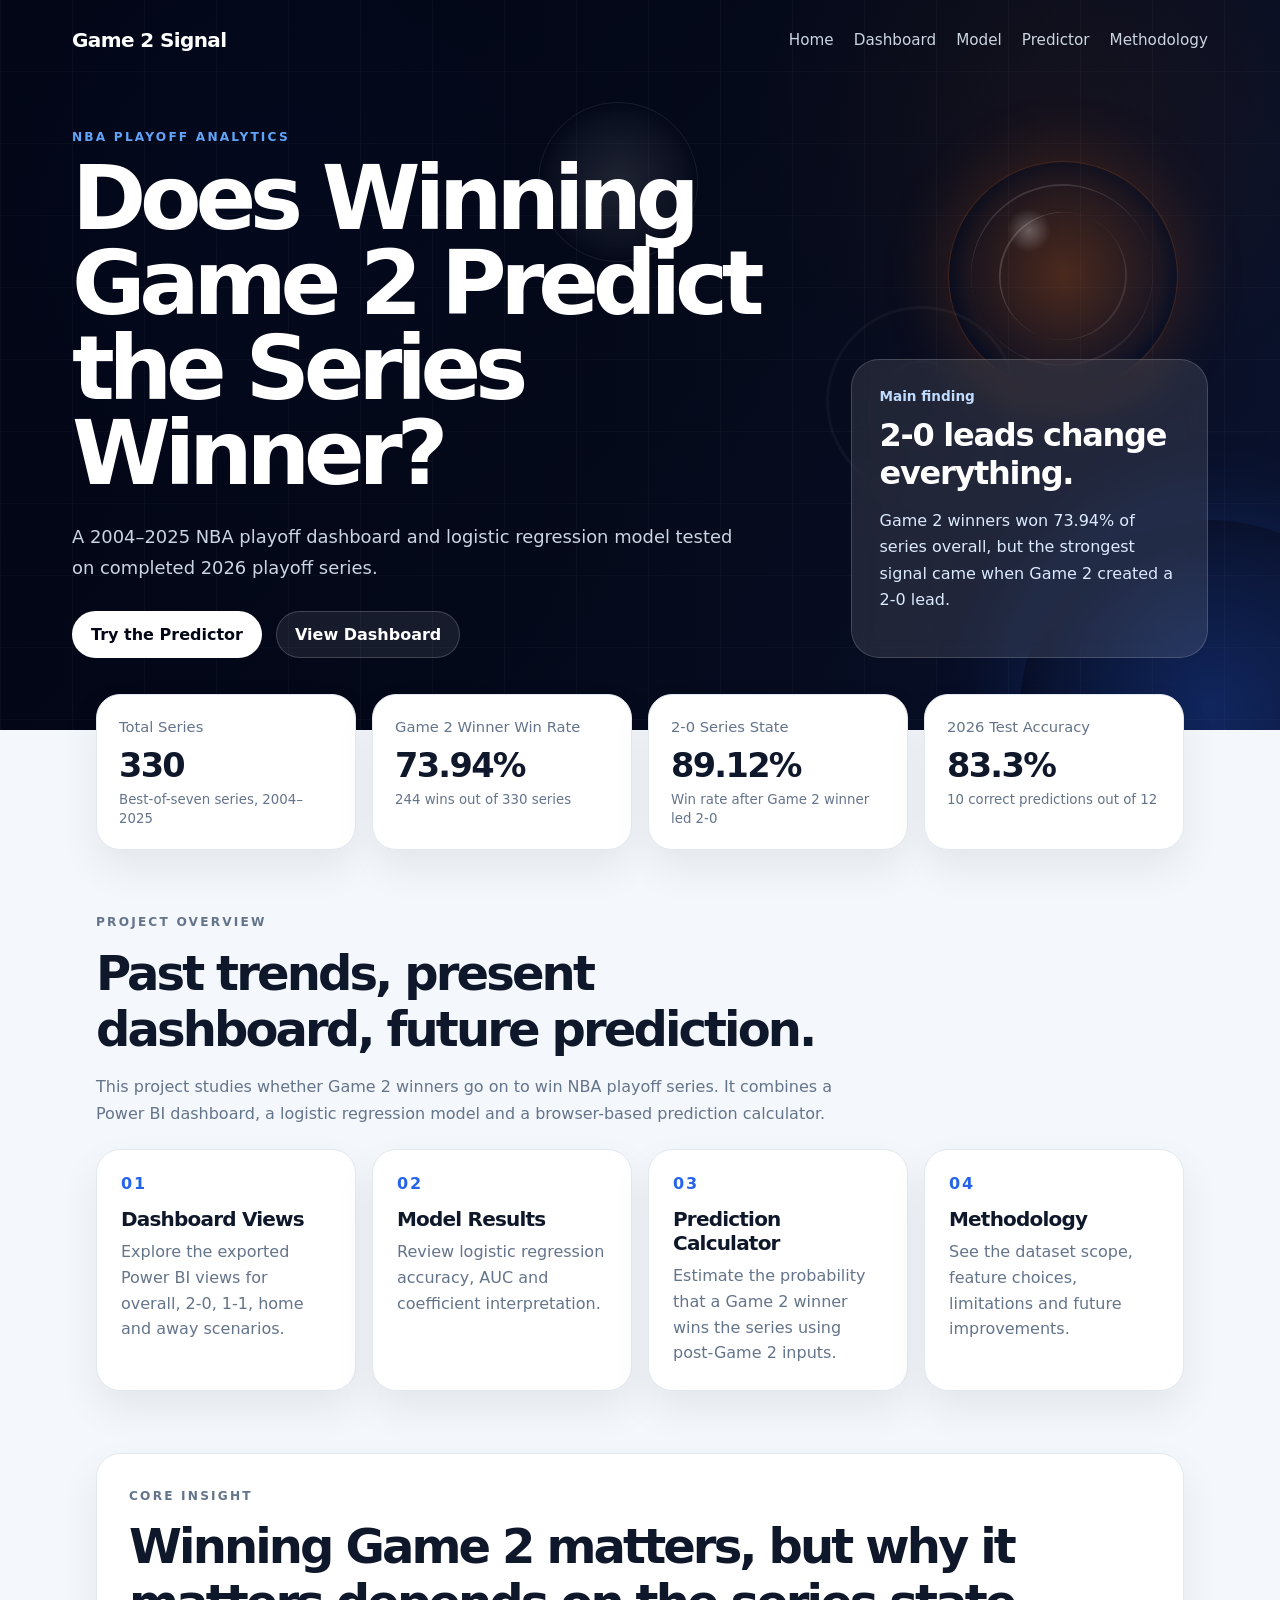
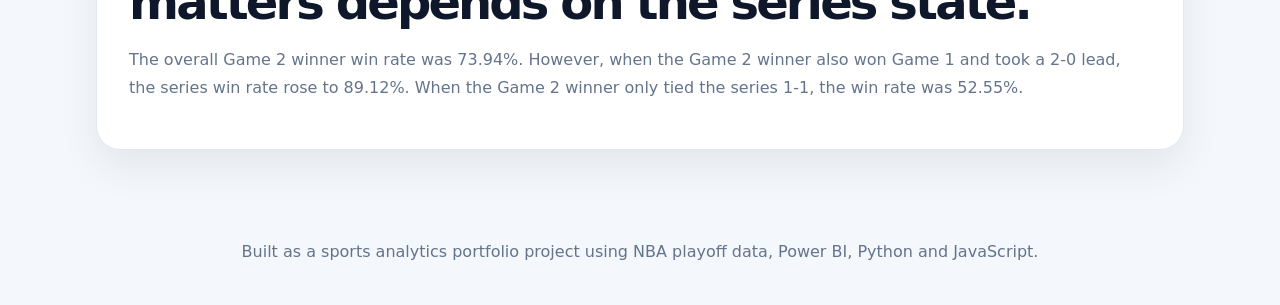
<file: index.html>
<!DOCTYPE html>
<html lang="en"> 
<head>
  <meta charset="UTF-8" />
  <meta name="viewport" content="width=device-width, initial-scale=1.0" />
  <title>Game 2 Signal | NBA Playoff Predictor</title>
  <link rel="stylesheet" href="style.css" />
</head>

<body>
  <header class="hero">
    <div class="bg-orb one"></div>
    <div class="bg-orb two"></div>
    <div class="bg-orb three"></div>

    <nav class="nav">
      <a class="brand" href="index.html">Game 2 Signal</a>
      <button class="nav-toggle" id="nav-toggle" aria-label="Toggle navigation">☰</button>
      <div class="nav-links" id="nav-links">
        <a href="index.html">Home</a>
        <a href="dashboard.html">Dashboard</a>
        <a href="model.html">Model</a>
        <a href="predictor.html">Predictor</a>
        <a href="methodology.html">Methodology</a>
      </div>
    </nav>

    <section class="hero-content">
      <div>
        <p class="eyebrow">NBA Playoff Analytics</p>
        <h1>Does Winning Game 2 Predict the Series Winner?</h1>
        <p class="subtitle">
          A 2004–2025 NBA playoff dashboard and logistic regression model tested on completed 2026 playoff series.
        </p>
        <div class="hero-actions">
          <a class="button primary" href="predictor.html">Try the Predictor</a>
          <a class="button secondary" href="dashboard.html">View Dashboard</a>
        </div>
      </div>

      <div class="hero-card">
        <p class="card-label">Main finding</p>
        <h2>2-0 leads change everything.</h2>
        <p>
          Game 2 winners won 73.94% of series overall, but the strongest signal came when Game 2 created a 2-0 lead.
        </p>
      </div>
    </section>
  </header>

  <main>
    <section class="metrics-section">
      <article class="metric-card">
        <span>Total Series</span>
        <strong>330</strong>
        <small>Best-of-seven series, 2004–2025</small>
      </article>

      <article class="metric-card">
        <span>Game 2 Winner Win Rate</span>
        <strong>73.94%</strong>
        <small>244 wins out of 330 series</small>
      </article>

      <article class="metric-card">
        <span>2-0 Series State</span>
        <strong>89.12%</strong>
        <small>Win rate after Game 2 winner led 2-0</small>
      </article>

      <article class="metric-card">
        <span>2026 Test Accuracy</span>
        <strong>83.3%</strong>
        <small>10 correct predictions out of 12</small>
      </article>
    </section>

    <section class="section">
      <div class="section-heading">
        <p class="eyebrow">Project Overview</p>
        <h2>Past trends, present dashboard, future prediction.</h2>
        <p>
          This project studies whether Game 2 winners go on to win NBA playoff series. It combines a Power BI dashboard,
          a logistic regression model and a browser-based prediction calculator.
        </p>
      </div>

      <div class="feature-grid">
        <a class="feature-card" href="dashboard.html">
          <span>01</span>
          <h3>Dashboard Views</h3>
          <p>Explore the exported Power BI views for overall, 2-0, 1-1, home and away scenarios.</p>
        </a>

        <a class="feature-card" href="model.html">
          <span>02</span>
          <h3>Model Results</h3>
          <p>Review logistic regression accuracy, AUC and coefficient interpretation.</p>
        </a>

        <a class="feature-card" href="predictor.html">
          <span>03</span>
          <h3>Prediction Calculator</h3>
          <p>Estimate the probability that a Game 2 winner wins the series using post-Game 2 inputs.</p>
        </a>

        <a class="feature-card" href="methodology.html">
          <span>04</span>
          <h3>Methodology</h3>
          <p>See the dataset scope, feature choices, limitations and future improvements.</p>
        </a>
      </div>
    </section>

    <section class="section highlight-section">
      <p class="eyebrow">Core Insight</p>
      <h2>Winning Game 2 matters, but why it matters depends on the series state.</h2>
      <p>
        The overall Game 2 winner win rate was 73.94%. However, when the Game 2 winner also won Game 1 and took a 2-0 lead,
        the series win rate rose to 89.12%. When the Game 2 winner only tied the series 1-1, the win rate was 52.55%.
      </p>
    </section>
  </main>

  <footer>
    <p>Built as a sports analytics portfolio project using NBA playoff data, Power BI, Python and JavaScript.</p>
  </footer>

  <script src="site.js"></script>
</body>
</html>
</file>
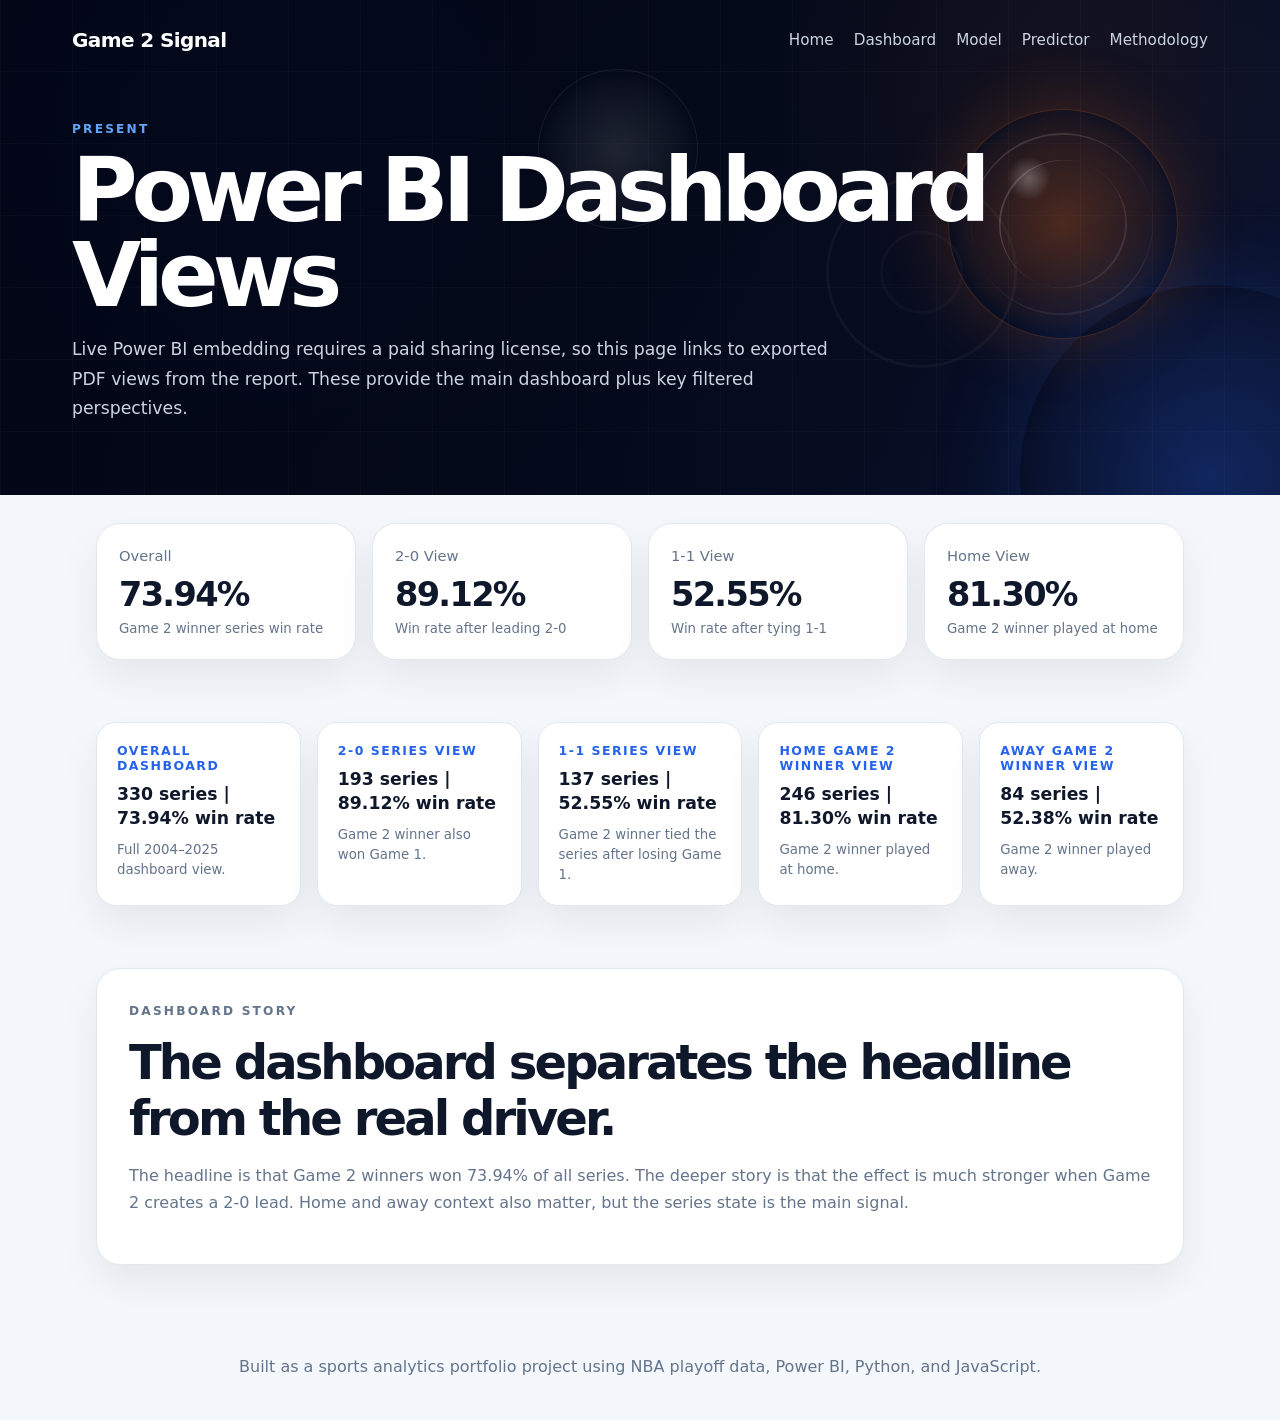
<file: dashboard.html>
<!DOCTYPE html>
<html lang="en">
<head>
  <meta charset="UTF-8" />
  <meta name="viewport" content="width=device-width, initial-scale=1.0" />
  <title>Dashboard | Game 2 Signal</title>
  <link rel="stylesheet" href="style.css" />
</head>

<body>
  <header class="page-header">
    <div class="bg-orb one"></div>
    <div class="bg-orb two"></div>
    <div class="bg-orb three"></div>

    <nav class="nav">
      <a class="brand" href="index.html">Game 2 Signal</a>
      <button class="nav-toggle" id="nav-toggle" aria-label="Toggle navigation">☰</button>
      <div class="nav-links" id="nav-links">
        <a href="index.html">Home</a>
        <a href="dashboard.html">Dashboard</a>
        <a href="model.html">Model</a>
        <a href="predictor.html">Predictor</a>
        <a href="methodology.html">Methodology</a>
      </div>
    </nav>

    <section class="page-title">
      <p class="eyebrow">Present</p>
      <h1>Power BI Dashboard Views</h1>
      <p>
        Live Power BI embedding requires a paid sharing license, so this page links to exported PDF views from the report.
        These provide the main dashboard plus key filtered perspectives.
      </p>
    </section>
  </header>

  <main>
    <section class="metrics-section flat">
      <article class="metric-card">
        <span>Overall</span>
        <strong>73.94%</strong>
        <small>Game 2 winner series win rate</small>
      </article>

      <article class="metric-card">
        <span>2-0 View</span>
        <strong>89.12%</strong>
        <small>Win rate after leading 2-0</small>
      </article>

      <article class="metric-card">
        <span>1-1 View</span>
        <strong>52.55%</strong>
        <small>Win rate after tying 1-1</small>
      </article>

      <article class="metric-card">
        <span>Home View</span>
        <strong>81.30%</strong>
        <small>Game 2 winner played at home</small>
      </article>
    </section>

    <section class="section">
      <div class="dashboard-links">
        <a class="dashboard-link-card" href="dashboard_overall.pdf" target="_blank">
          <span>Overall Dashboard</span>
          <strong>330 series | 73.94% win rate</strong>
          <small>Full 2004–2025 dashboard view.</small>
        </a>

        <a class="dashboard-link-card" href="dashboard_2_0.pdf" target="_blank">
          <span>2-0 Series View</span>
          <strong>193 series | 89.12% win rate</strong>
          <small>Game 2 winner also won Game 1.</small>
        </a>

        <a class="dashboard-link-card" href="dashboard_1_1.pdf" target="_blank">
          <span>1-1 Series View</span>
          <strong>137 series | 52.55% win rate</strong>
          <small>Game 2 winner tied the series after losing Game 1.</small>
        </a>

        <a class="dashboard-link-card" href="dashboard_home.pdf" target="_blank">
          <span>Home Game 2 Winner View</span>
          <strong>246 series | 81.30% win rate</strong>
          <small>Game 2 winner played at home.</small>
        </a>

        <a class="dashboard-link-card" href="dashboard_away.pdf" target="_blank">
          <span>Away Game 2 Winner View</span>
          <strong>84 series | 52.38% win rate</strong>
          <small>Game 2 winner played away.</small>
        </a>
      </div>
    </section>

    <section class="section highlight-section">
      <p class="eyebrow">Dashboard Story</p>
      <h2>The dashboard separates the headline from the real driver.</h2>
      <p>
        The headline is that Game 2 winners won 73.94% of all series. The deeper story is that the effect is much stronger
        when Game 2 creates a 2-0 lead. Home and away context also matter, but the series state is the main signal.
      </p>
    </section>
  </main>

  <footer>
    <p>Built as a sports analytics portfolio project using NBA playoff data, Power BI, Python, and JavaScript.</p>
  </footer>

  <script src="site.js"></script>
</body>
</html>
</file>
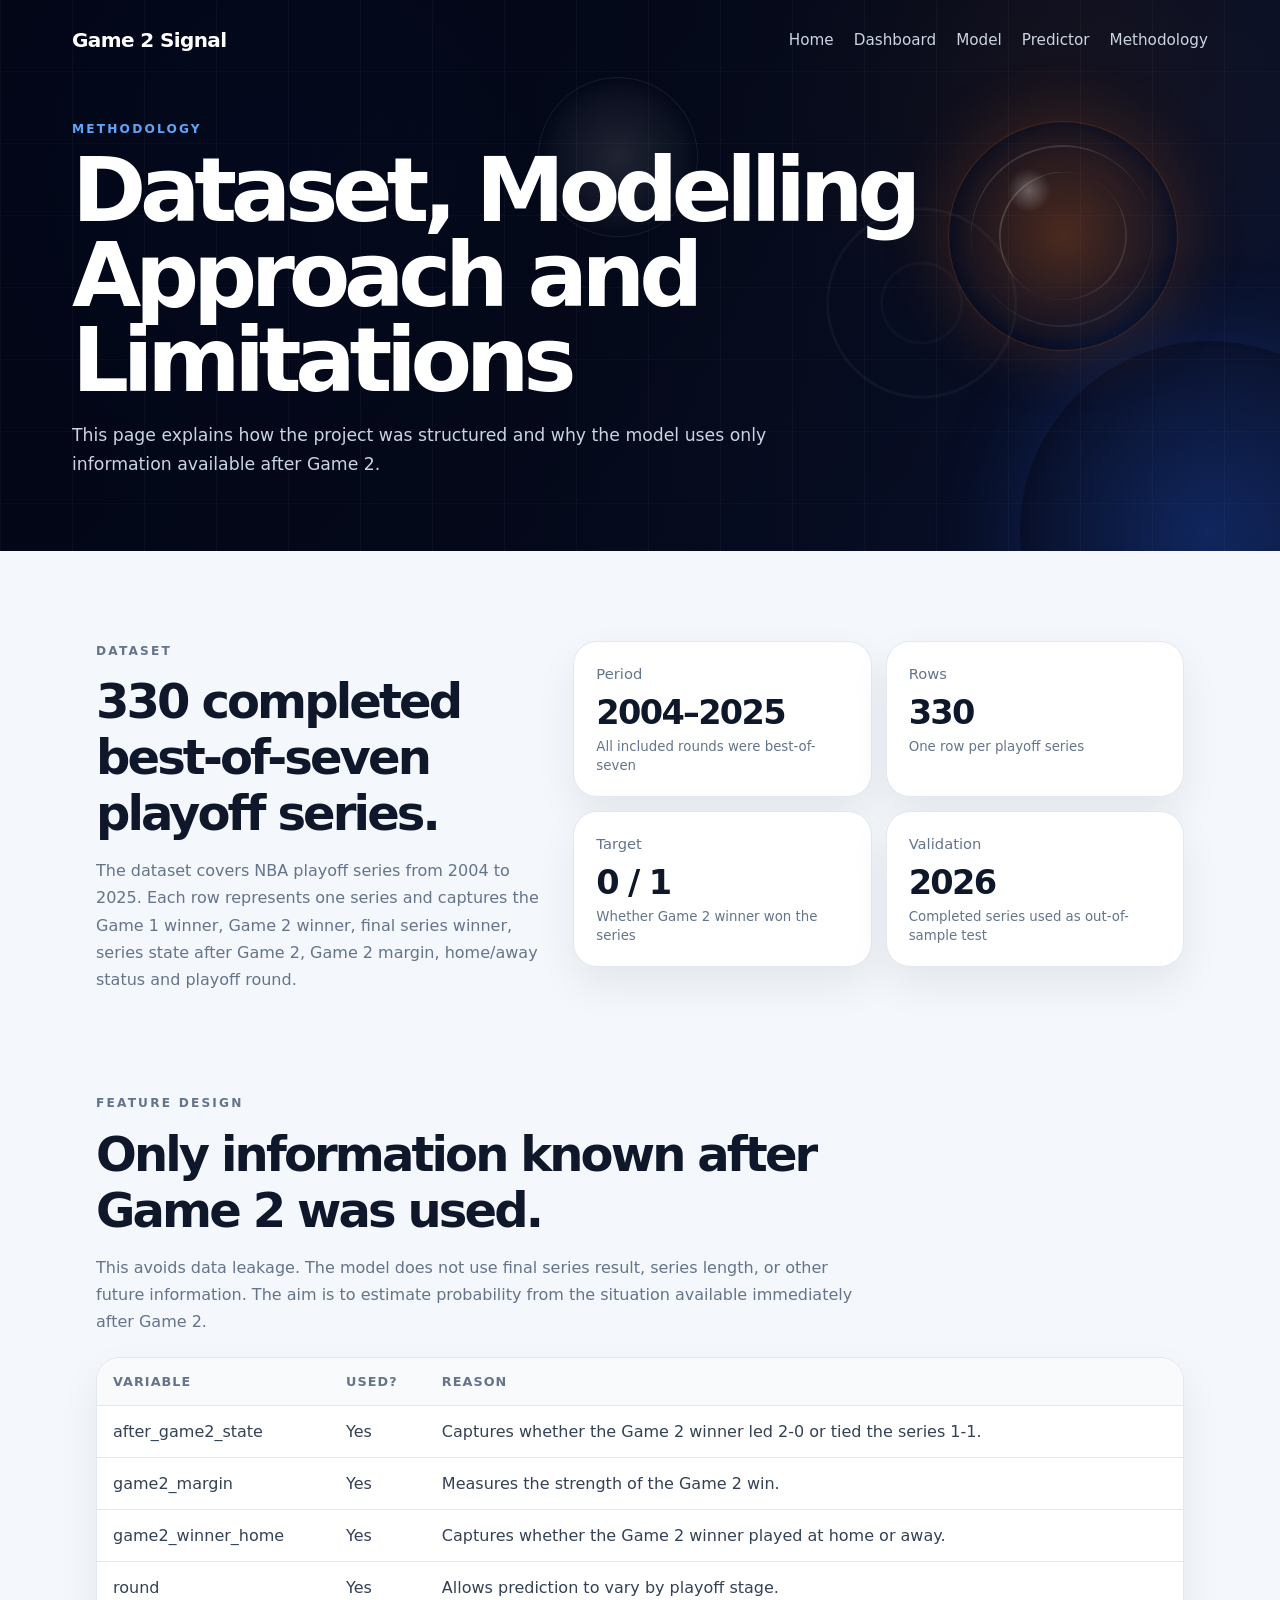
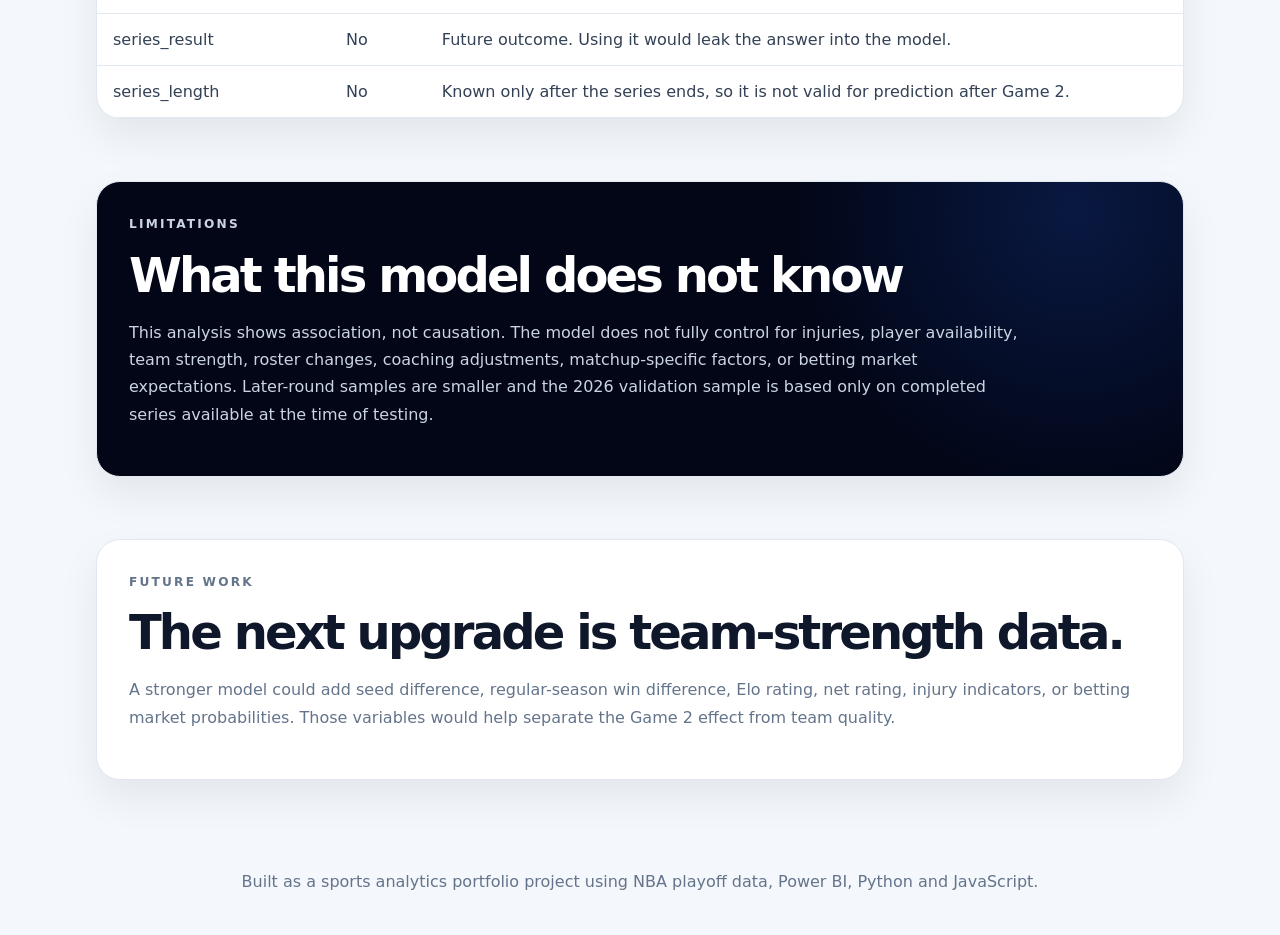
<file: methodology.html>
<!DOCTYPE html>
<html lang="en">
<head>
  <meta charset="UTF-8" />
  <meta name="viewport" content="width=device-width, initial-scale=1.0" />
  <title>Methodology | Game 2 Signal</title>
  <link rel="stylesheet" href="style.css" />
</head>

<body>
  <header class="page-header">
    <div class="bg-orb one"></div>
    <div class="bg-orb two"></div>
    <div class="bg-orb three"></div>

    <nav class="nav">
      <a class="brand" href="index.html">Game 2 Signal</a>
      <button class="nav-toggle" id="nav-toggle" aria-label="Toggle navigation">☰</button>
      <div class="nav-links" id="nav-links">
        <a href="index.html">Home</a>
        <a href="dashboard.html">Dashboard</a>
        <a href="model.html">Model</a>
        <a href="predictor.html">Predictor</a>
        <a href="methodology.html">Methodology</a>
      </div>
    </nav>

    <section class="page-title">
      <p class="eyebrow">Methodology</p>
      <h1>Dataset, Modelling Approach and Limitations</h1>
      <p>
        This page explains how the project was structured and why the model uses only information available after Game 2.
      </p>
    </section>
  </header>

  <main>
    <section class="section split">
      <div class="section-heading compact">
        <p class="eyebrow">Dataset</p>
        <h2>330 completed best-of-seven playoff series.</h2>
        <p>
          The dataset covers NBA playoff series from 2004 to 2025. Each row represents one series and captures the Game 1 winner,
          Game 2 winner, final series winner, series state after Game 2, Game 2 margin, home/away status and playoff round.
        </p>
      </div>

      <div class="model-grid">
        <article class="model-card">
          <span>Period</span>
          <strong>2004–2025</strong>
          <small>All included rounds were best-of-seven</small>
        </article>

        <article class="model-card">
          <span>Rows</span>
          <strong>330</strong>
          <small>One row per playoff series</small>
        </article>

        <article class="model-card">
          <span>Target</span>
          <strong>0 / 1</strong>
          <small>Whether Game 2 winner won the series</small>
        </article>

        <article class="model-card">
          <span>Validation</span>
          <strong>2026</strong>
          <small>Completed series used as out-of-sample test</small>
        </article>
      </div>
    </section>

    <section class="section">
      <div class="section-heading">
        <p class="eyebrow">Feature Design</p>
        <h2>Only information known after Game 2 was used.</h2>
        <p>
          This avoids data leakage. The model does not use final series result, series length, or other future information.
          The aim is to estimate probability from the situation available immediately after Game 2.
        </p>
      </div>

      <div class="table-wrapper">
        <table>
          <thead>
            <tr>
              <th>Variable</th>
              <th>Used?</th>
              <th>Reason</th>
            </tr>
          </thead>

          <tbody>
            <tr>
              <td>after_game2_state</td>
              <td>Yes</td>
              <td>Captures whether the Game 2 winner led 2-0 or tied the series 1-1.</td>
            </tr>

            <tr>
              <td>game2_margin</td>
              <td>Yes</td>
              <td>Measures the strength of the Game 2 win.</td>
            </tr>

            <tr>
              <td>game2_winner_home</td>
              <td>Yes</td>
              <td>Captures whether the Game 2 winner played at home or away.</td>
            </tr>

            <tr>
              <td>round</td>
              <td>Yes</td>
              <td>Allows prediction to vary by playoff stage.</td>
            </tr>

            <tr>
              <td>series_result</td>
              <td>No</td>
              <td>Future outcome. Using it would leak the answer into the model.</td>
            </tr>

            <tr>
              <td>series_length</td>
              <td>No</td>
              <td>Known only after the series ends, so it is not valid for prediction after Game 2.</td>
            </tr>
          </tbody>
        </table>
      </div>
    </section>

    <section class="section limitations">
      <p class="eyebrow">Limitations</p>
      <h2>What this model does not know</h2>
      <p>
        This analysis shows association, not causation. The model does not fully control for injuries, player availability,
        team strength, roster changes, coaching adjustments, matchup-specific factors, or betting market expectations.
        Later-round samples are smaller and the 2026 validation sample is based only on completed series available at the time of testing.
      </p>
    </section>

    <section class="section highlight-section">
      <p class="eyebrow">Future Work</p>
      <h2>The next upgrade is team-strength data.</h2>
      <p>
        A stronger model could add seed difference, regular-season win difference, Elo rating, net rating, injury indicators,
        or betting market probabilities. Those variables would help separate the Game 2 effect from team quality.
      </p>
    </section>
  </main>

  <footer>
    <p>Built as a sports analytics portfolio project using NBA playoff data, Power BI, Python and JavaScript.</p>
  </footer>

  <script src="site.js"></script>
</body>
</html>
</file>
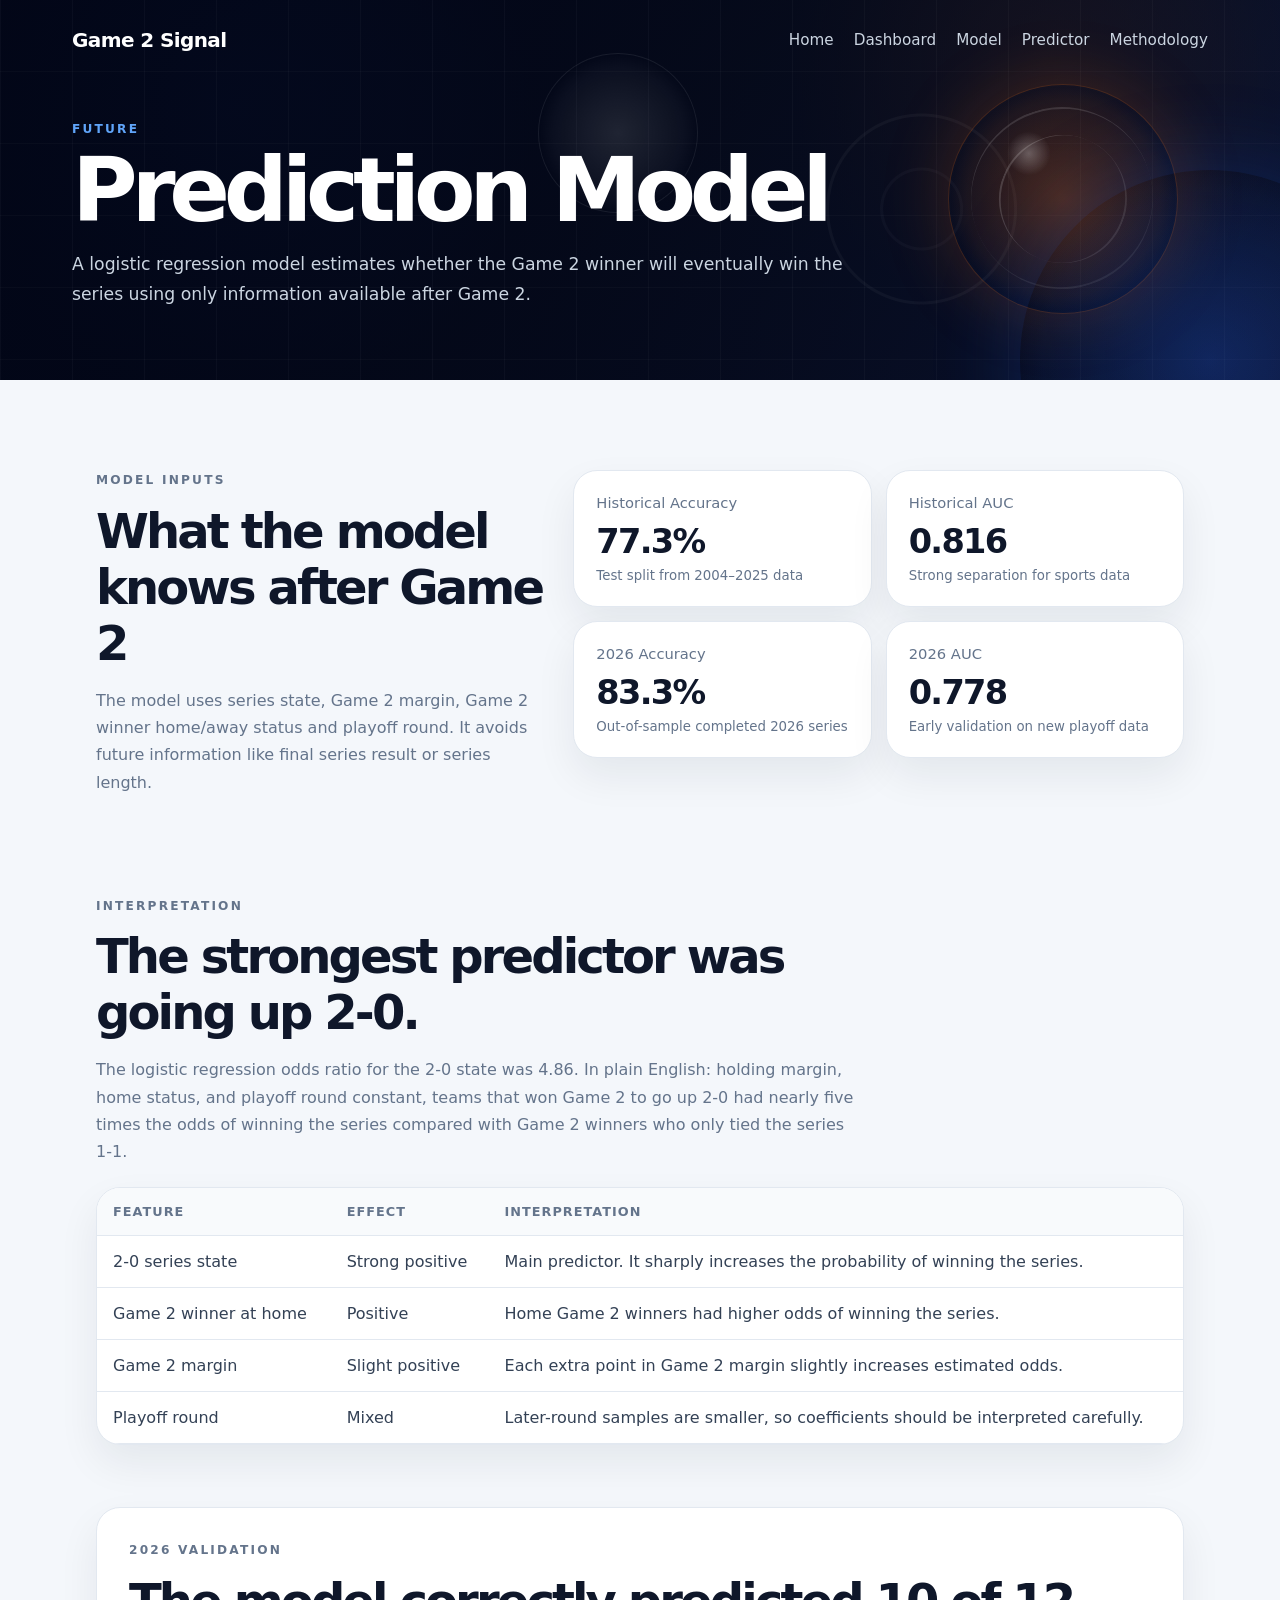
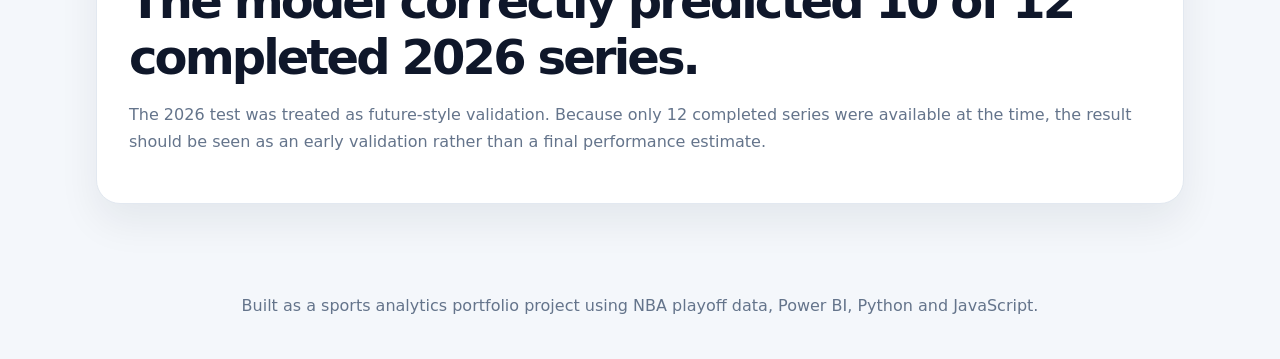
<file: model.html>
<!DOCTYPE html>
<html lang="en">
<head>
  <meta charset="UTF-8" />
  <meta name="viewport" content="width=device-width, initial-scale=1.0" />
  <title>Model | Game 2 Signal</title>
  <link rel="stylesheet" href="style.css" />
</head>

<body>
  <header class="page-header">
    <div class="bg-orb one"></div>
    <div class="bg-orb two"></div>
    <div class="bg-orb three"></div>

    <nav class="nav">
      <a class="brand" href="index.html">Game 2 Signal</a>
      <button class="nav-toggle" id="nav-toggle" aria-label="Toggle navigation">☰</button>
      <div class="nav-links" id="nav-links">
        <a href="index.html">Home</a>
        <a href="dashboard.html">Dashboard</a>
        <a href="model.html">Model</a>
        <a href="predictor.html">Predictor</a>
        <a href="methodology.html">Methodology</a>
      </div>
    </nav>

    <section class="page-title">
      <p class="eyebrow">Future</p>
      <h1>Prediction Model</h1>
      <p>
        A logistic regression model estimates whether the Game 2 winner will eventually win the series using only information
        available after Game 2.
      </p>
    </section>
  </header>

  <main>
    <section class="section split">
      <div class="section-heading compact">
        <p class="eyebrow">Model Inputs</p>
        <h2>What the model knows after Game 2</h2>
        <p>
          The model uses series state, Game 2 margin, Game 2 winner home/away status and playoff round.
          It avoids future information like final series result or series length.
        </p>
      </div>

      <div class="model-grid">
        <article class="model-card">
          <span>Historical Accuracy</span>
          <strong>77.3%</strong>
          <small>Test split from 2004–2025 data</small>
        </article>

        <article class="model-card">
          <span>Historical AUC</span>
          <strong>0.816</strong>
          <small>Strong separation for sports data</small>
        </article>

        <article class="model-card">
          <span>2026 Accuracy</span>
          <strong>83.3%</strong>
          <small>Out-of-sample completed 2026 series</small>
        </article>

        <article class="model-card">
          <span>2026 AUC</span>
          <strong>0.778</strong>
          <small>Early validation on new playoff data</small>
        </article>
      </div>
    </section>

    <section class="section">
      <div class="section-heading">
        <p class="eyebrow">Interpretation</p>
        <h2>The strongest predictor was going up 2-0.</h2>
        <p>
          The logistic regression odds ratio for the 2-0 state was 4.86. In plain English: holding margin, home status,
          and playoff round constant, teams that won Game 2 to go up 2-0 had nearly five times the odds of winning the series
          compared with Game 2 winners who only tied the series 1-1.
        </p>
      </div>

      <div class="table-wrapper">
        <table>
          <thead>
            <tr>
              <th>Feature</th>
              <th>Effect</th>
              <th>Interpretation</th>
            </tr>
          </thead>
          <tbody>
            <tr>
              <td>2-0 series state</td>
              <td>Strong positive</td>
              <td>Main predictor. It sharply increases the probability of winning the series.</td>
            </tr>
            <tr>
              <td>Game 2 winner at home</td>
              <td>Positive</td>
              <td>Home Game 2 winners had higher odds of winning the series.</td>
            </tr>
            <tr>
              <td>Game 2 margin</td>
              <td>Slight positive</td>
              <td>Each extra point in Game 2 margin slightly increases estimated odds.</td>
            </tr>
            <tr>
              <td>Playoff round</td>
              <td>Mixed</td>
              <td>Later-round samples are smaller, so coefficients should be interpreted carefully.</td>
            </tr>
          </tbody>
        </table>
      </div>
    </section>

    <section class="section highlight-section">
      <p class="eyebrow">2026 Validation</p>
      <h2>The model correctly predicted 10 of 12 completed 2026 series.</h2>
      <p>
        The 2026 test was treated as future-style validation. Because only 12 completed series were available at the time,
        the result should be seen as an early validation rather than a final performance estimate.
      </p>
    </section>
  </main>

  <footer>
    <p>Built as a sports analytics portfolio project using NBA playoff data, Power BI, Python and JavaScript.</p>
  </footer>

  <script src="site.js"></script>
</body>
</html>
</file>
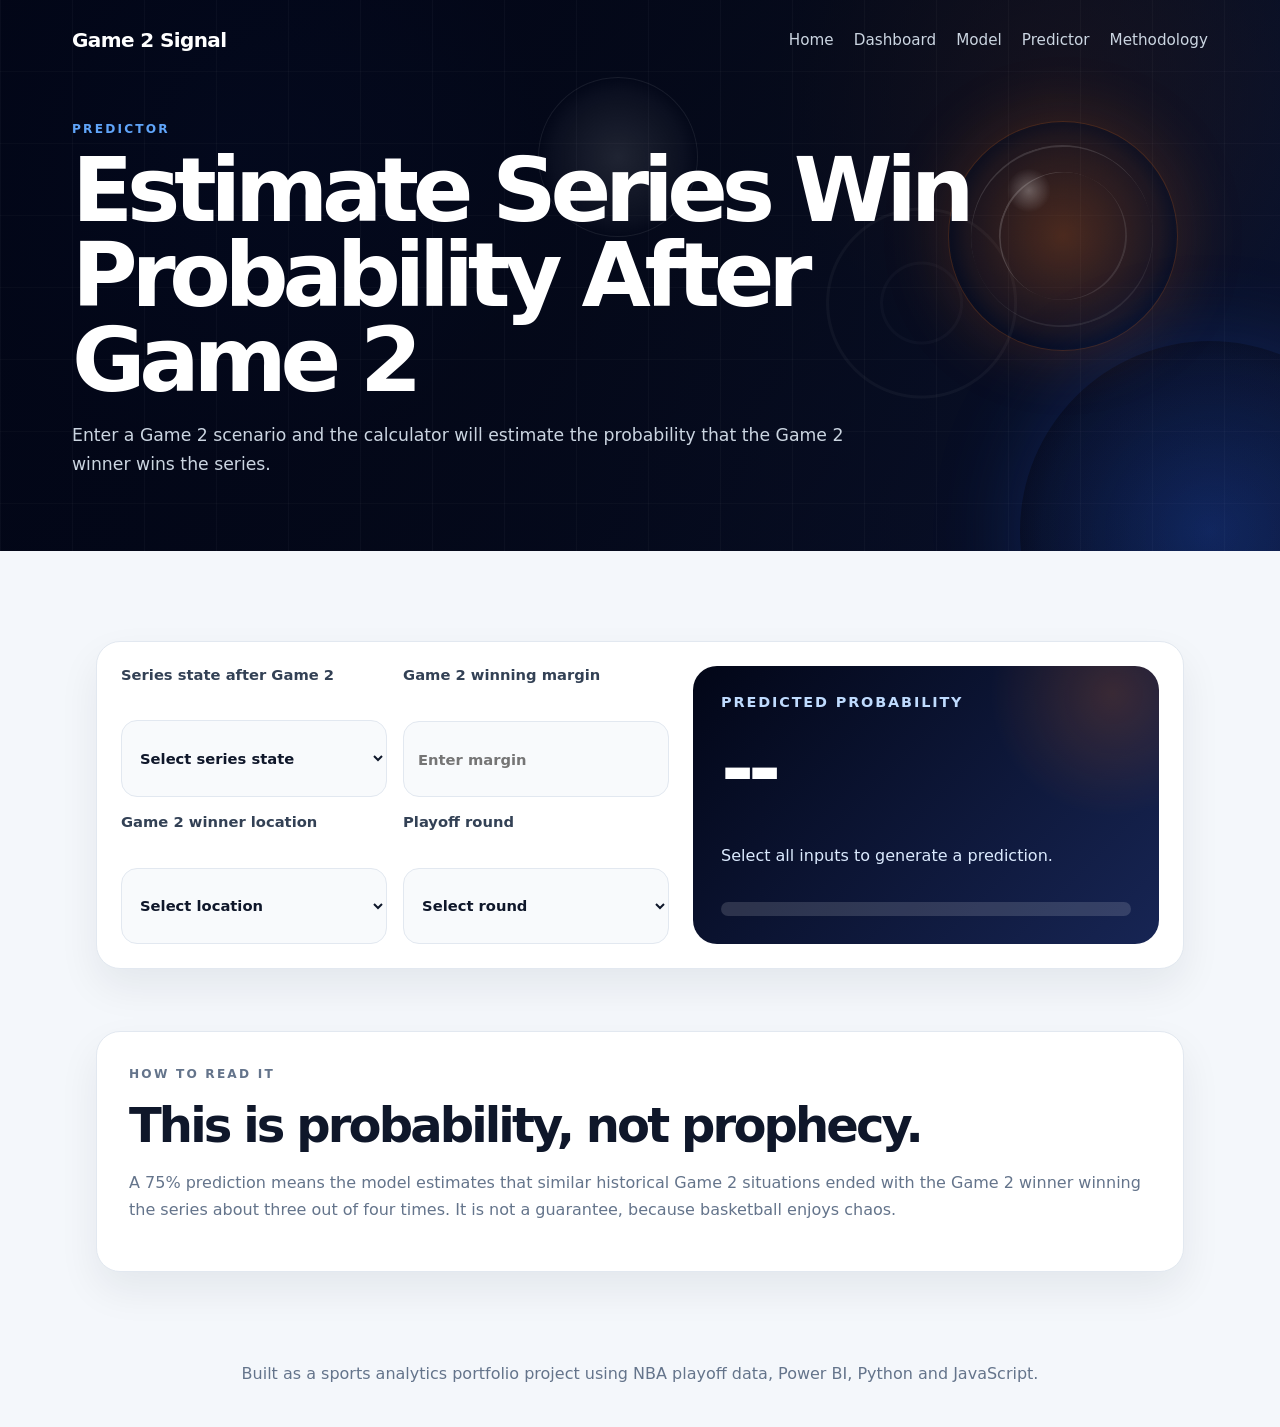
<file: predictor.html>
<!DOCTYPE html>
<html lang="en">
<head>
  <meta charset="UTF-8" />
  <meta name="viewport" content="width=device-width, initial-scale=1.0" />
  <title>Predictor | Game 2 Signal</title>
  <link rel="stylesheet" href="style.css" />
</head>

<body>
  <header class="page-header">
    <div class="bg-orb one"></div>
    <div class="bg-orb two"></div>
    <div class="bg-orb three"></div>

    <nav class="nav">
      <a class="brand" href="index.html">Game 2 Signal</a>
      <button class="nav-toggle" id="nav-toggle" aria-label="Toggle navigation">☰</button>
      <div class="nav-links" id="nav-links">
        <a href="index.html">Home</a>
        <a href="dashboard.html">Dashboard</a>
        <a href="model.html">Model</a>
        <a href="predictor.html">Predictor</a>
        <a href="methodology.html">Methodology</a>
      </div>
    </nav>

    <section class="page-title">
      <p class="eyebrow">Predictor</p>
      <h1>Estimate Series Win Probability After Game 2</h1>
      <p>
        Enter a Game 2 scenario and the calculator will estimate the probability that the Game 2 winner wins the series.
      </p>
    </section>
  </header>

  <main>
    <section class="section predictor-section">
      <div class="predictor-card">
        <form id="predictor-form" class="predictor-form">
          <label>
            Series state after Game 2
            <select id="state">
              <option value="">Select series state</option>
              <option value="2-0">2-0</option>
              <option value="1-1">1-1</option>
            </select>
          </label>

          <label>
            Game 2 winning margin
            <input id="margin" type="number" min="1" max="60" placeholder="Enter margin" />
          </label>

          <label>
            Game 2 winner location
            <select id="location">
              <option value="">Select location</option>
              <option value="Home">Home</option>
              <option value="Away">Away</option>
            </select>
          </label>

          <label>
            Playoff round
            <select id="round">
              <option value="">Select round</option>
              <option value="First Round">First Round</option>
              <option value="Conference Semifinals">Conference Semifinals</option>
              <option value="Eastern Conference Finals">Eastern Conference Finals</option>
              <option value="Western Conference Finals">Western Conference Finals</option>
              <option value="Finals">Finals</option>
            </select>
          </label>
        </form>

        <div class="result-panel">
          <span>Predicted probability</span>
          <strong id="probability">--</strong>
          <p id="prediction-text">Select all inputs to generate a prediction.</p>
          <div class="probability-bar">
            <div id="probability-fill"></div>
          </div>
        </div>
      </div>
    </section>

    <section class="section highlight-section">
      <p class="eyebrow">How to read it</p>
      <h2>This is probability, not prophecy.</h2>
      <p>
        A 75% prediction means the model estimates that similar historical Game 2 situations ended with the Game 2 winner
        winning the series about three out of four times. It is not a guarantee, because basketball enjoys chaos.
      </p>
    </section>
  </main>

  <footer>
    <p>Built as a sports analytics portfolio project using NBA playoff data, Power BI, Python and JavaScript.</p>
  </footer>

  <script src="site.js"></script>
  <script src="predictor.js"></script>
</body>
</html>
</file>
<file: style.css>
:root {
  --bg: #f4f7fb;
  --ink: #0f172a;
  --muted: #64748b;
  --card: #ffffff;
  --line: #e2e8f0;
  --accent: #2563eb;
  --accent-dark: #1d4ed8;
  --dark: #020617;
  --orange: #f97316;
}

* { box-sizing: border-box; }

html { scroll-behavior: smooth; }

body {
  margin: 0;
  font-family: Inter, ui-sans-serif, system-ui, -apple-system, BlinkMacSystemFont, "Segoe UI", sans-serif;
  background: var(--bg);
  color: var(--ink);
}

a {
  color: inherit;
  text-decoration: none;
}

/* Animated NBA-style header */

.hero,
.page-header {
  position: relative;
  overflow: hidden;
  background:
    radial-gradient(circle at 82% 18%, rgba(249, 115, 22, 0.18), transparent 24%),
    radial-gradient(circle at 18% 28%, rgba(37, 99, 235, 0.28), transparent 28%),
    linear-gradient(135deg, #020617, #111827 48%, #172554);
  color: white;
  padding: 28px min(6vw, 72px) 72px;
}

/* Dark readability overlay */
.hero::before,
.page-header::before {
  content: "";
  position: absolute;
  inset: 0;
  background:
    linear-gradient(
      90deg,
      rgba(2, 6, 23, 0.95) 0%,
      rgba(2, 6, 23, 0.86) 42%,
      rgba(2, 6, 23, 0.58) 100%
    );
  z-index: 0;
}

/* Faint court-line pattern */
.hero::after,
.page-header::after {
  content: "";
  position: absolute;
  inset: 0;
  background:
    linear-gradient(90deg, rgba(255,255,255,0.045) 1px, transparent 1px),
    linear-gradient(0deg, rgba(255,255,255,0.035) 1px, transparent 1px),
    radial-gradient(circle at 72% 55%, transparent 0 92px, rgba(255,255,255,0.055) 93px 95px, transparent 96px),
    radial-gradient(circle at 72% 55%, transparent 0 38px, rgba(255,255,255,0.04) 39px 41px, transparent 42px);
  background-size:
    72px 72px,
    72px 72px,
    100% 100%,
    100% 100%;
  opacity: 0.7;
  z-index: 0;
  animation: courtDrift 18s linear infinite;
}

/* Animated basketball/glow shapes */
.hero .bg-orb,
.page-header .bg-orb {
  position: absolute;
  border-radius: 999px;
  pointer-events: none;
  z-index: 1;
  filter: blur(0.2px);
}

.hero .bg-orb.one,
.page-header .bg-orb.one {
  width: 230px;
  height: 230px;
  right: 8%;
  top: 22%;
  background:
    radial-gradient(circle at 35% 30%, rgba(255,255,255,0.28), transparent 10%),
    radial-gradient(circle, rgba(249,115,22,0.26), rgba(249,115,22,0.06) 60%, transparent 70%);
  border: 1px solid rgba(249,115,22,0.22);
  box-shadow: 0 0 70px rgba(249,115,22,0.2);
  animation: floatBall 7s ease-in-out infinite;
}

.hero .bg-orb.one::before,
.page-header .bg-orb.one::before {
  content: "";
  position: absolute;
  inset: 22%;
  border-radius: 999px;
  border-left: 2px solid rgba(255,255,255,0.16);
  border-right: 2px solid rgba(255,255,255,0.10);
  transform: rotate(22deg);
}

.hero .bg-orb.one::after,
.page-header .bg-orb.one::after {
  content: "";
  position: absolute;
  inset: 10%;
  border-radius: 999px;
  border-top: 2px solid rgba(255,255,255,0.13);
  border-bottom: 2px solid rgba(255,255,255,0.08);
  transform: rotate(-18deg);
}

.hero .bg-orb.two,
.page-header .bg-orb.two {
  width: 380px;
  height: 380px;
  right: -120px;
  bottom: -170px;
  background: radial-gradient(circle, rgba(37,99,235,0.26), rgba(37,99,235,0.05) 62%, transparent 72%);
  box-shadow: 0 0 90px rgba(37,99,235,0.22);
  animation: pulseGlow 6s ease-in-out infinite;
}

.hero .bg-orb.three,
.page-header .bg-orb.three {
  width: 160px;
  height: 160px;
  left: 42%;
  top: 14%;
  background: radial-gradient(circle, rgba(255,255,255,0.11), rgba(255,255,255,0.03) 58%, transparent 72%);
  border: 1px solid rgba(255,255,255,0.08);
  animation: slowFloat 9s ease-in-out infinite;
}

/* Keep content above background */
.nav,
.hero-content,
.page-title {
  position: relative;
  z-index: 3;
}

@keyframes floatBall {
  0% { transform: translateY(0) rotate(0deg); opacity: 0.9; }
  50% { transform: translateY(-16px) rotate(5deg); opacity: 1; }
  100% { transform: translateY(0) rotate(0deg); opacity: 0.9; }
}

@keyframes pulseGlow {
  0% { transform: scale(1); opacity: 0.72; }
  50% { transform: scale(1.05); opacity: 0.95; }
  100% { transform: scale(1); opacity: 0.72; }
}

@keyframes slowFloat {
  0% { transform: translate(0, 0); opacity: 0.45; }
  50% { transform: translate(12px, -12px); opacity: 0.7; }
  100% { transform: translate(0, 0); opacity: 0.45; }
}

@keyframes courtDrift {
  0% { background-position: 0 0, 0 0, center, center; }
  100% { background-position: 72px 72px, 72px 72px, center, center; }
}

/* Navigation */

.page-header {
  padding-bottom: 54px;
}

.nav {
  display: flex;
  justify-content: space-between;
  gap: 20px;
  align-items: center;
  max-width: 1200px;
  margin: 0 auto;
}

.brand {
  font-weight: 800;
  letter-spacing: -0.03em;
  font-size: 1.25rem;
}

.nav-links {
  display: flex;
  gap: 20px;
  color: #cbd5e1;
  font-size: 0.95rem;
}

.nav-links a:hover {
  color: white;
}

.nav-toggle {
  display: none;
  border: 1px solid rgba(255,255,255,0.25);
  background: rgba(255,255,255,0.08);
  color: white;
  border-radius: 12px;
  padding: 8px 12px;
  font-size: 1.1rem;
}

/* Hero / Page title */

.hero-content {
  max-width: 1200px;
  margin: 78px auto 0;
  display: grid;
  grid-template-columns: 1.35fr 0.65fr;
  gap: 36px;
  align-items: end;
}

.page-title {
  max-width: 1200px;
  margin: 70px auto 0;
}

.page-title h1 {
  max-width: 920px;
}

.page-title p:last-child {
  max-width: 780px;
  color: #cbd5e1;
  font-size: 1.08rem;
  line-height: 1.7;
}

.eyebrow {
  text-transform: uppercase;
  letter-spacing: 0.18em;
  color: #60a5fa;
  font-weight: 800;
  font-size: 0.76rem;
  margin: 0 0 12px;
}

h1 {
  font-size: clamp(2.7rem, 7vw, 5.8rem);
  line-height: 0.95;
  margin: 0;
  letter-spacing: -0.07em;
}

.subtitle {
  max-width: 680px;
  color: #cbd5e1;
  font-size: 1.12rem;
  line-height: 1.7;
  margin: 26px 0 0;
}

.hero-actions {
  display: flex;
  gap: 14px;
  margin-top: 28px;
  flex-wrap: wrap;
}

.button {
  padding: 13px 18px;
  border-radius: 999px;
  font-weight: 800;
  display: inline-flex;
  border: 1px solid rgba(255,255,255,0.18);
}

.button.primary {
  background: white;
  color: #020617;
}

.button.secondary {
  color: white;
  background: rgba(255,255,255,0.08);
}

.hero-card {
  background: rgba(255,255,255,0.10);
  border: 1px solid rgba(255,255,255,0.16);
  border-radius: 28px;
  padding: 28px;
  backdrop-filter: blur(12px);
}

.card-label {
  color: #bfdbfe;
  margin: 0;
  font-size: 0.85rem;
  font-weight: 700;
}

.hero-card h2 {
  font-size: 2rem;
  margin: 12px 0;
  letter-spacing: -0.04em;
}

.hero-card p:last-child {
  color: #dbeafe;
  line-height: 1.65;
}

/* Layout and Cards */

main {
  max-width: 1200px;
  margin: 0 auto;
  padding: 28px min(5vw, 56px) 48px;
}

.metrics-section {
  display: grid;
  grid-template-columns: repeat(4, 1fr);
  gap: 16px;
  margin-top: -64px;
  position: relative;
  z-index: 5;
}

.metrics-section.flat {
  margin-top: 0;
}

.metric-card,
.model-card,
.predictor-card,
.table-wrapper,
.limitations,
.highlight-section,
.feature-card {
  background: var(--card);
  border: 1px solid var(--line);
  border-radius: 24px;
  box-shadow: 0 18px 40px rgba(15, 23, 42, 0.07);
}

.metric-card {
  padding: 22px;
}

.metric-card span,
.model-card span {
  color: var(--muted);
  font-size: 0.92rem;
}

.metric-card strong,
.model-card strong {
  display: block;
  font-size: 2.1rem;
  letter-spacing: -0.05em;
  margin: 10px 0 4px;
}

.metric-card small,
.model-card small {
  color: var(--muted);
}

.section {
  margin-top: 62px;
}

.section-heading {
  max-width: 760px;
  margin-bottom: 22px;
}

.section-heading.compact {
  max-width: 620px;
}

.section-heading h2,
.limitations h2,
.highlight-section h2 {
  font-size: clamp(2rem, 4vw, 3rem);
  letter-spacing: -0.06em;
  margin: 0 0 12px;
}

.section-heading p,
.limitations p,
.highlight-section p {
  color: var(--muted);
  line-height: 1.7;
}

/* Home Feature Cards */

.feature-grid {
  display: grid;
  grid-template-columns: repeat(4, 1fr);
  gap: 16px;
}

.feature-card {
  padding: 24px;
  transition: transform 0.2s ease, border-color 0.2s ease;
}

.feature-card:hover {
  transform: translateY(-4px);
  border-color: var(--accent);
}

.feature-card span {
  color: var(--accent);
  font-weight: 900;
  letter-spacing: 0.12em;
}

.feature-card h3 {
  font-size: 1.25rem;
  letter-spacing: -0.04em;
  margin: 14px 0 8px;
}

.feature-card p {
  color: var(--muted);
  line-height: 1.6;
  margin: 0;
}

/* Dashboard PDF Cards */

.dashboard-links {
  display: grid;
  grid-template-columns: repeat(5, 1fr);
  gap: 1rem;
  margin-top: 2rem;
}

.dashboard-link-card {
  display: flex;
  flex-direction: column;
  gap: 0.65rem;
  padding: 1.25rem;
  border-radius: 20px;
  color: var(--ink);
  background: var(--card);
  border: 1px solid var(--line);
  box-shadow: 0 18px 40px rgba(15, 23, 42, 0.07);
  transition: transform 0.2s ease, border-color 0.2s ease, box-shadow 0.2s ease;
}

.dashboard-link-card:hover {
  transform: translateY(-4px);
  border-color: var(--accent);
  box-shadow: 0 22px 48px rgba(37, 99, 235, 0.14);
}

.dashboard-link-card span {
  font-size: 0.78rem;
  text-transform: uppercase;
  letter-spacing: 0.12em;
  color: var(--accent);
  font-weight: 800;
}

.dashboard-link-card strong {
  font-size: 1.08rem;
  line-height: 1.35;
  color: var(--ink);
}

.dashboard-link-card small {
  color: var(--muted);
  line-height: 1.5;
}

/* Model / Predictor / Tables */

.split {
  display: grid;
  grid-template-columns: 0.85fr 1.15fr;
  gap: 26px;
  align-items: start;
}

.model-grid {
  display: grid;
  grid-template-columns: repeat(2, 1fr);
  gap: 14px;
}

.model-card {
  padding: 22px;
}

.predictor-card {
  display: grid;
  grid-template-columns: 1fr 0.85fr;
  gap: 24px;
  padding: 24px;
}

.predictor-form {
  display: grid;
  grid-template-columns: repeat(2, 1fr);
  gap: 16px;
}

label {
  display: grid;
  gap: 8px;
  color: #334155;
  font-weight: 700;
  font-size: 0.92rem;
}

select,
input {
  width: 100%;
  border: 1px solid var(--line);
  border-radius: 16px;
  padding: 13px 14px;
  font: inherit;
  background: #f8fafc;
  color: var(--ink);
}

select:focus,
input:focus {
  outline: 2px solid #93c5fd;
  border-color: #60a5fa;
}

.result-panel {
  border-radius: 24px;
  background:
    radial-gradient(circle at 90% 10%, rgba(249,115,22,0.18), transparent 25%),
    linear-gradient(135deg, #020617, #172554);
  color: white;
  padding: 28px;
  display: flex;
  flex-direction: column;
  justify-content: center;
}

.result-panel span {
  color: #bfdbfe;
  font-size: 0.9rem;
  font-weight: 800;
  text-transform: uppercase;
  letter-spacing: 0.13em;
}

.result-panel strong {
  font-size: clamp(3rem, 7vw, 5rem);
  letter-spacing: -0.08em;
  margin: 12px 0;
}

.result-panel p {
  color: #dbeafe;
  line-height: 1.6;
}

.probability-bar {
  height: 14px;
  border-radius: 999px;
  background: rgba(255,255,255,0.14);
  overflow: hidden;
  margin-top: 18px;
}

#probability-fill {
  height: 100%;
  width: 0%;
  background: white;
  border-radius: inherit;
  transition: width 0.3s ease;
}

.table-wrapper {
  overflow: hidden;
}

table {
  width: 100%;
  border-collapse: collapse;
}

th,
td {
  text-align: left;
  padding: 16px;
  border-bottom: 1px solid var(--line);
}

th {
  background: #f8fafc;
  color: var(--muted);
  font-size: 0.8rem;
  text-transform: uppercase;
  letter-spacing: 0.08em;
}

td {
  color: #334155;
}

.limitations {
  padding: 32px;
  background:
    radial-gradient(circle at 90% 10%, rgba(37,99,235,0.20), transparent 28%),
    #020617;
  color: white;
}

.limitations p {
  color: #cbd5e1;
  max-width: 900px;
}

.highlight-section {
  padding: 32px;
}

footer {
  text-align: center;
  padding: 28px;
  color: var(--muted);
}

/* Responsive */

@media (max-width: 1100px) {
  .dashboard-links,
  .feature-grid {
    grid-template-columns: repeat(2, 1fr);
  }

  .hero .bg-orb.one,
  .page-header .bg-orb.one {
    width: 170px;
    height: 170px;
    right: -20px;
    top: 25%;
    opacity: 0.75;
  }
}

@media (max-width: 900px) {
  .hero-content,
  .split,
  .predictor-card {
    grid-template-columns: 1fr;
  }

  .metrics-section {
    grid-template-columns: repeat(2, 1fr);
  }

  .predictor-form {
    grid-template-columns: 1fr;
  }

  .nav {
    align-items: flex-start;
    flex-direction: column;
  }

  .nav-toggle {
    display: inline-flex;
  }

  .nav-links {
    display: none;
    flex-direction: column;
    gap: 12px;
  }

  .nav-links.open {
    display: flex;
  }

  .hero::after,
  .page-header::after {
    opacity: 0.45;
  }
}

@media (max-width: 650px) {
  .dashboard-links,
  .feature-grid {
    grid-template-columns: 1fr;
  }

  .hero .bg-orb.one,
  .page-header .bg-orb.one {
    width: 130px;
    height: 130px;
    right: -35px;
    top: 34%;
    opacity: 0.55;
  }

  .hero .bg-orb.two,
  .page-header .bg-orb.two {
    width: 240px;
    height: 240px;
    right: -120px;
    bottom: -120px;
  }
}

@media (max-width: 560px) {
  .metrics-section,
  .model-grid {
    grid-template-columns: 1fr;
  }

  main {
    padding-left: 18px;
    padding-right: 18px;
  }

  .hero,
  .page-header {
    padding-left: 18px;
    padding-right: 18px;
  }

  h1 {
    letter-spacing: -0.05em;
  }
}
</file>
